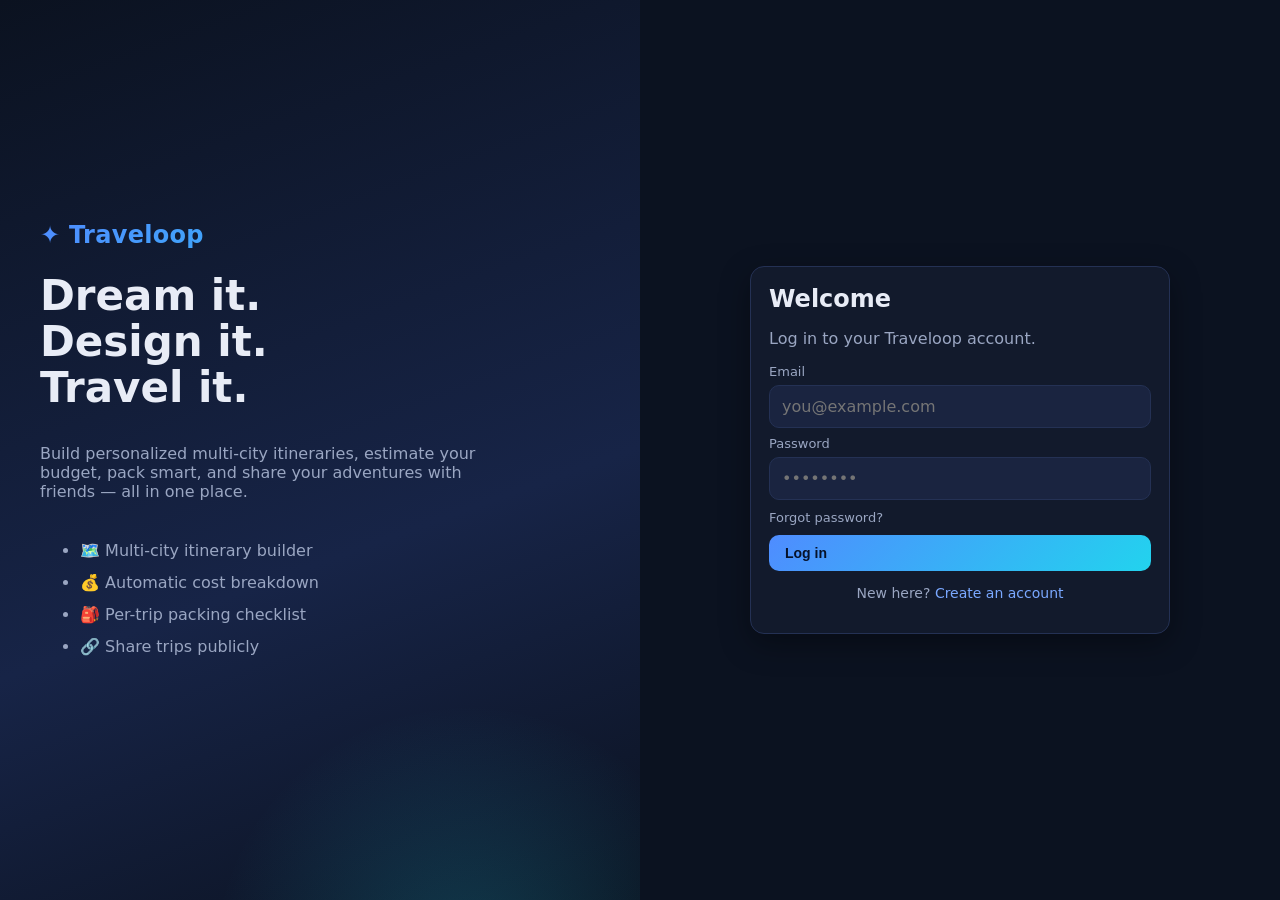
<file: index.html>
<!doctype html>
<html lang="en">
<head>
<meta charset="utf-8"/>
<meta name="viewport" content="width=device-width,initial-scale=1"/>
<title>Traveloop — Personalized Travel Planning</title>
<meta name="description" content="Plan multi-city trips, build itineraries, track budgets and share your journey."/>
<link rel="stylesheet" href="styles.css"/>
</head>
<body>
<div class="auth-wrap">
  <div class="auth-side">
    <div class="brand" style="font-size:24px;margin-bottom:24px">✦ Traveloop</div>
    <h1>Dream it.<br/>Design it.<br/>Travel it.</h1>
    <p>Build personalized multi-city itineraries, estimate your budget, pack smart, and share your adventures with friends — all in one place.</p>
    <ul style="color:var(--muted);line-height:2;margin-top:18px">
      <li>🗺️ Multi-city itinerary builder</li>
      <li>💰 Automatic cost breakdown</li>
      <li>🎒 Per-trip packing checklist</li>
      <li>🔗 Share trips publicly</li>
    </ul>
  </div>
  <div class="auth-form">
    <div class="card">
      <h2 id="title">Welcome</h2>
      <p class="muted" id="subtitle">Log in to your Traveloop account.</p>
      <div id="nameWrap" style="display:none">
        <label>Full name</label>
        <input id="name" class="input" placeholder="Jane Traveler"/>
      </div>
      <label>Email</label>
      <input id="email" class="input" type="email" placeholder="you@example.com"/>
      <label>Password</label>
      <input id="password" class="input" type="password" placeholder="••••••••"/>
      <div style="display:flex;justify-content:space-between;align-items:center;margin:10px 0">
        <a href="#" onclick="alert('Reset link would be emailed (demo).');return false;" class="muted" style="font-size:13px">Forgot password?</a>
      </div>
      <button class="btn primary" style="width:100%" id="submitBtn" onclick="submitAuth()">Log in</button>
      <p class="muted" style="text-align:center;margin-top:14px;font-size:14px">
        <span id="toggleText">New here?</span>
        <a href="#" onclick="toggleMode();return false;" id="toggleLink">Create an account</a>
      </p>
      <div id="err" style="color:var(--danger);font-size:13px;margin-top:8px"></div>
    </div>
  </div>
</div>
<script src="app.js"></script>
<script>
let mode='login';
if(currentUser()) location.href='dashboard.html';
function toggleMode(){
  mode = mode==='login'?'signup':'login';
  document.getElementById('title').textContent = mode==='login'?'Welcome back':'Create your account';
  document.getElementById('subtitle').textContent = mode==='login'?'Log in to your Traveloop account.':'Start planning unforgettable trips.';
  document.getElementById('submitBtn').textContent = mode==='login'?'Log in':'Sign up';
  document.getElementById('toggleText').textContent = mode==='login'?'New here?':'Already have an account?';
  document.getElementById('toggleLink').textContent = mode==='login'?'Create an account':'Log in';
  document.getElementById('nameWrap').style.display = mode==='login'?'none':'block';
  document.getElementById('err').textContent='';
}
function submitAuth(){
  const email=document.getElementById('email').value.trim();
  const pwd=document.getElementById('password').value;
  const name=document.getElementById('name').value.trim();
  const err=document.getElementById('err');
  err.textContent='';
  if(!email||!pwd) return err.textContent='Email and password required.';
  if(!/^\S+@\S+\.\S+$/.test(email)) return err.textContent='Please enter a valid email.';
  if(pwd.length<4) return err.textContent='Password must be at least 4 characters.';
  let res;
  if(mode==='signup'){
    if(!name) return err.textContent='Please enter your name.';
    res = signup(name,email,pwd);
  } else res = login(email,pwd);
  if(!res.ok) return err.textContent=res.error;
  location.href='dashboard.html';
}
</script>
</body></html>
</file>
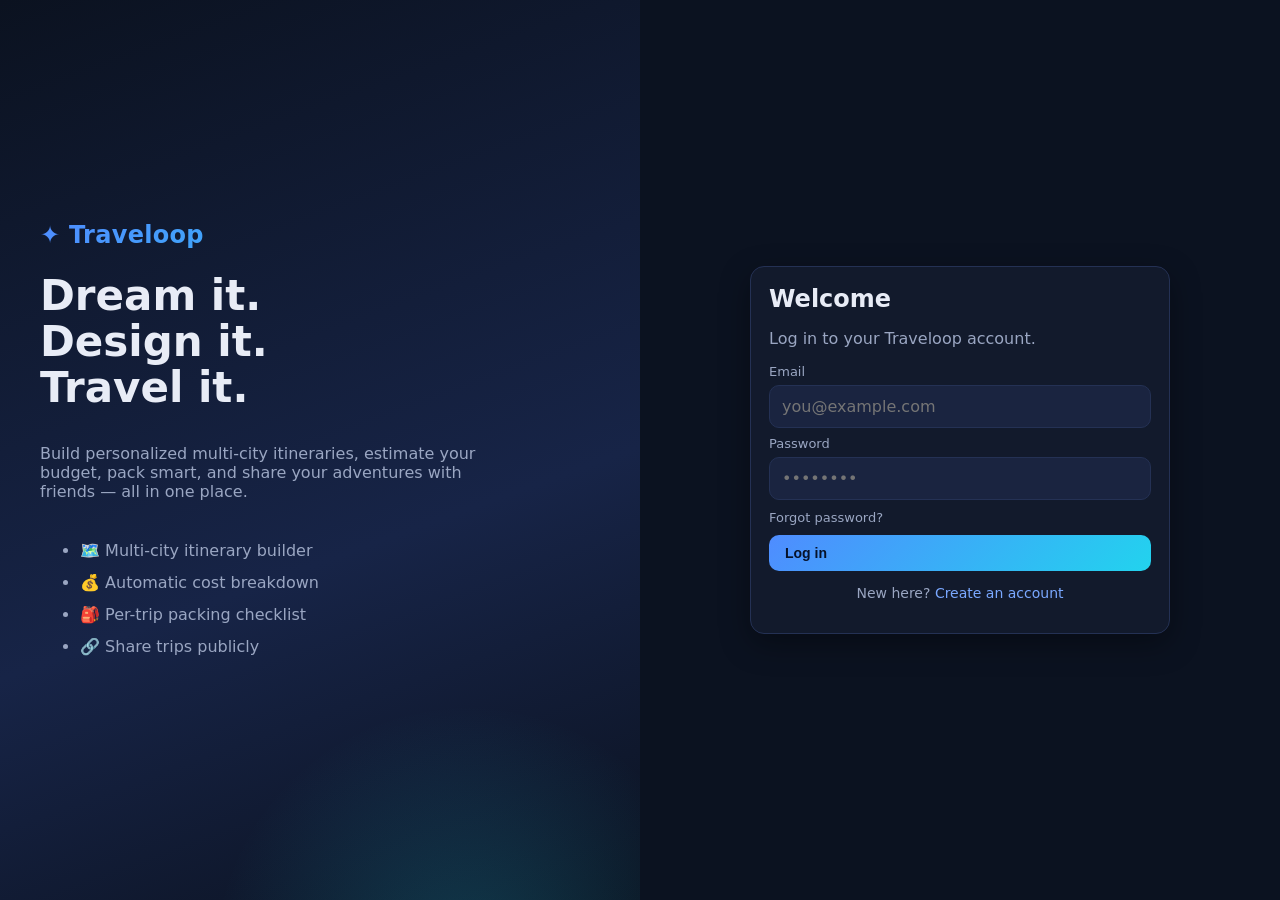
<file: activities.html>
<!doctype html>
<html lang="en"><head><meta charset="utf-8"/><meta name="viewport" content="width=device-width,initial-scale=1"/>
<title>Activities — Traveloop</title><link rel="stylesheet" href="styles.css"/></head>
<body>
<div id="nav"></div>
<div class="container">
  <h1>Discover Activities</h1>
  <input id="q" class="input" placeholder="Search activities..." oninput="render()"/>
  <div class="pills" id="types"></div>
  <div id="grid" style="margin-top:14px"></div>
</div>
<script src="app.js"></script>
<script>
let activeType='';
if(!requireAuth()){} else {
  document.getElementById('nav').innerHTML = renderNav('activities.html');
  const types=[...new Set(db().activities.map(a=>a.type))];
  document.getElementById('types').innerHTML = `<span class="pill active" onclick="setType('',this)">All</span>` + types.map(t=>`<span class="pill" onclick="setType('${t}',this)">${t}</span>`).join('');
  render();
}
function setType(t,el){activeType=t;document.querySelectorAll('.pill').forEach(p=>p.classList.remove('active'));el.classList.add('active');render();}
function render(){
  const q=document.getElementById('q').value.toLowerCase();
  const list=db().activities.filter(a=>(!q||a.name.toLowerCase().includes(q)||a.city.toLowerCase().includes(q))&&(!activeType||a.type===activeType));
  document.getElementById('grid').innerHTML = `<div class="grid cols-3">${list.map(a=>`
    <div class="card">
      <h3 style="margin:0">${a.name}</h3>
      <div class="muted" style="font-size:13px">📍 ${a.city} · ${a.type}</div>
      <div style="display:flex;justify-content:space-between;margin-top:10px"><span class="badge">${a.duration}h</span><b>${fmt$(a.cost)}</b></div>
      <button class="btn sm primary" style="margin-top:10px;width:100%" onclick='addToTrip(${JSON.stringify(a)})'>+ Add to Trip</button>
    </div>`).join('')||'<div class="card empty">No matches</div>'}</div>`;
}
function addToTrip(a){
  const trips=getMyTrips();
  if(!trips.length){ alert('Create a trip first.'); return; }
  // pick trip
  const ti=parseInt(prompt('Add to which trip?\n'+trips.map((t,i)=>`${i+1}. ${t.name}`).join('\n'),'1'))-1;
  const t=trips[ti]; if(!t||!t.stops||!t.stops.length){ alert('That trip has no stops yet.'); return; }
  const si=parseInt(prompt('Which stop?\n'+t.stops.map((s,i)=>`${i+1}. ${s.city}`).join('\n'),'1'))-1;
  if(!t.stops[si]) return;
  t.stops[si].activities=t.stops[si].activities||[];
  t.stops[si].activities.push({name:a.name,type:a.type,cost:a.cost,duration:a.duration});
  saveTrip(t); toast('Added to '+t.name);
}
</script></body></html>
</file>
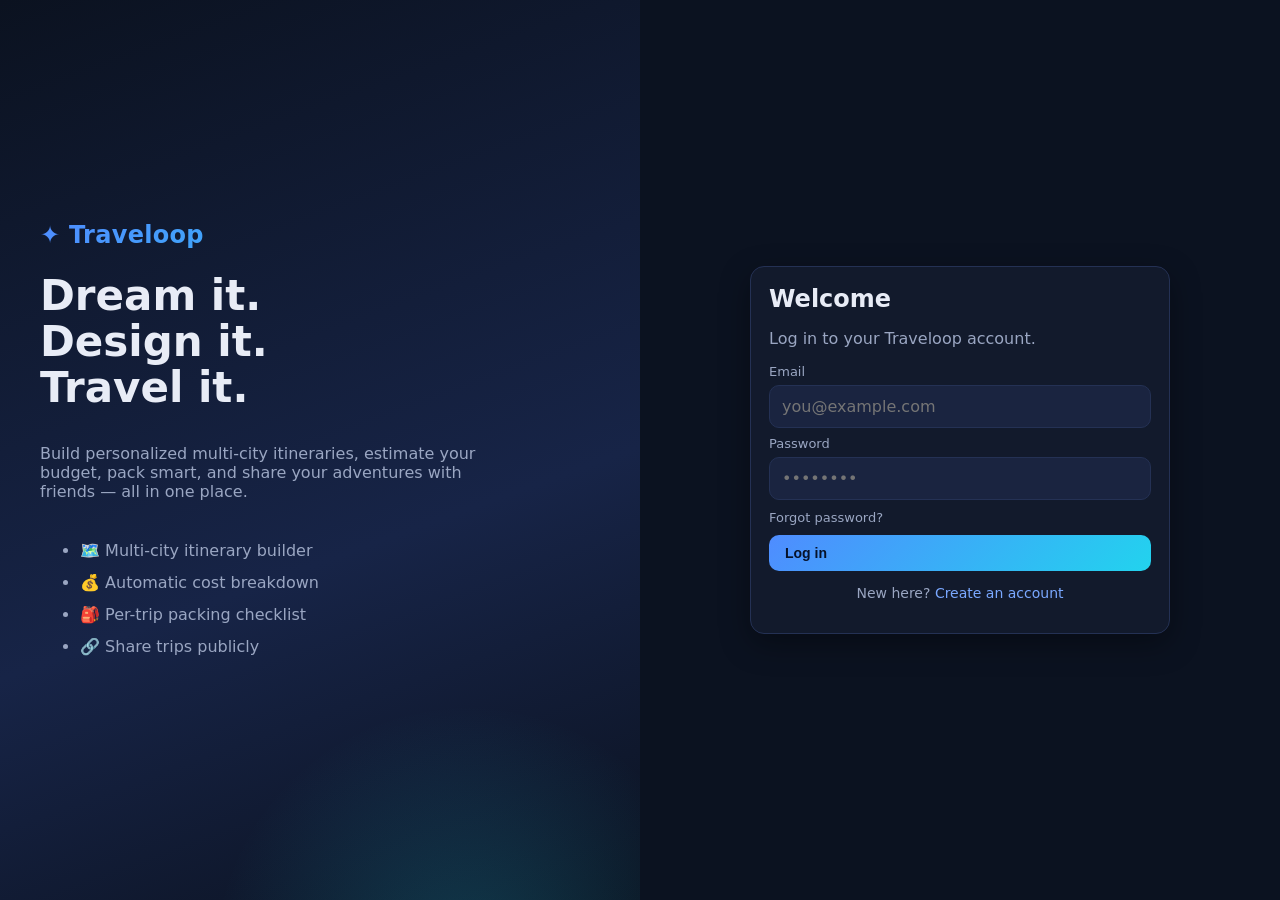
<file: admin.html>
<!doctype html>
<html lang="en"><head><meta charset="utf-8"/><meta name="viewport" content="width=device-width,initial-scale=1"/>
<title>Admin Analytics — Traveloop</title><link rel="stylesheet" href="styles.css"/></head>
<body>
<div id="nav"></div>
<div class="container" id="main"></div>
<script src="app.js"></script>
<script>
if(!requireAuth()){} else {
  document.getElementById('nav').innerHTML = renderNav();
  const d=db();
  const cityCount={}, actCount={};
  d.trips.forEach(t=>(t.stops||[]).forEach(s=>{cityCount[s.city]=(cityCount[s.city]||0)+1;(s.activities||[]).forEach(a=>{actCount[a.name]=(actCount[a.name]||0)+1;});}));
  const top=o=>Object.entries(o).sort((a,b)=>b[1]-a[1]).slice(0,5);
  document.getElementById('main').innerHTML=`
    <h1>Admin Analytics</h1>
    <div class="grid cols-3">
      <div class="card"><div class="muted">Users</div><h2>${d.users.length}</h2></div>
      <div class="card"><div class="muted">Trips</div><h2>${d.trips.length}</h2></div>
      <div class="card"><div class="muted">Total est. bookings</div><h2>${fmt$(d.trips.reduce((s,t)=>s+tripCost(t),0))}</h2></div>
    </div>
    <div class="grid cols-2" style="margin-top:18px">
      <div class="card"><h3>Top Cities</h3>${top(cityCount).map(([c,n])=>`<div style="display:flex;justify-content:space-between;padding:6px 0"><span>${c}</span><b>${n}</b></div>`).join('')||'<p class="muted">No data</p>'}</div>
      <div class="card"><h3>Top Activities</h3>${top(actCount).map(([c,n])=>`<div style="display:flex;justify-content:space-between;padding:6px 0"><span>${c}</span><b>${n}</b></div>`).join('')||'<p class="muted">No data</p>'}</div>
    </div>
    <h3 style="margin-top:18px">Users</h3>
    <div class="card"><table style="width:100%;border-collapse:collapse">
      <thead><tr style="text-align:left;color:var(--muted);font-size:13px"><th>Name</th><th>Email</th><th>Joined</th><th>Trips</th></tr></thead>
      <tbody>${d.users.map(u=>`<tr style="border-top:1px solid var(--border)"><td style="padding:8px 0">${u.name}</td><td>${u.email}</td><td>${fmtDate(u.createdAt)}</td><td>${d.trips.filter(t=>t.userId===u.id).length}</td></tr>`).join('')}</tbody>
    </table></div>`;
}
</script></body></html>
</file>
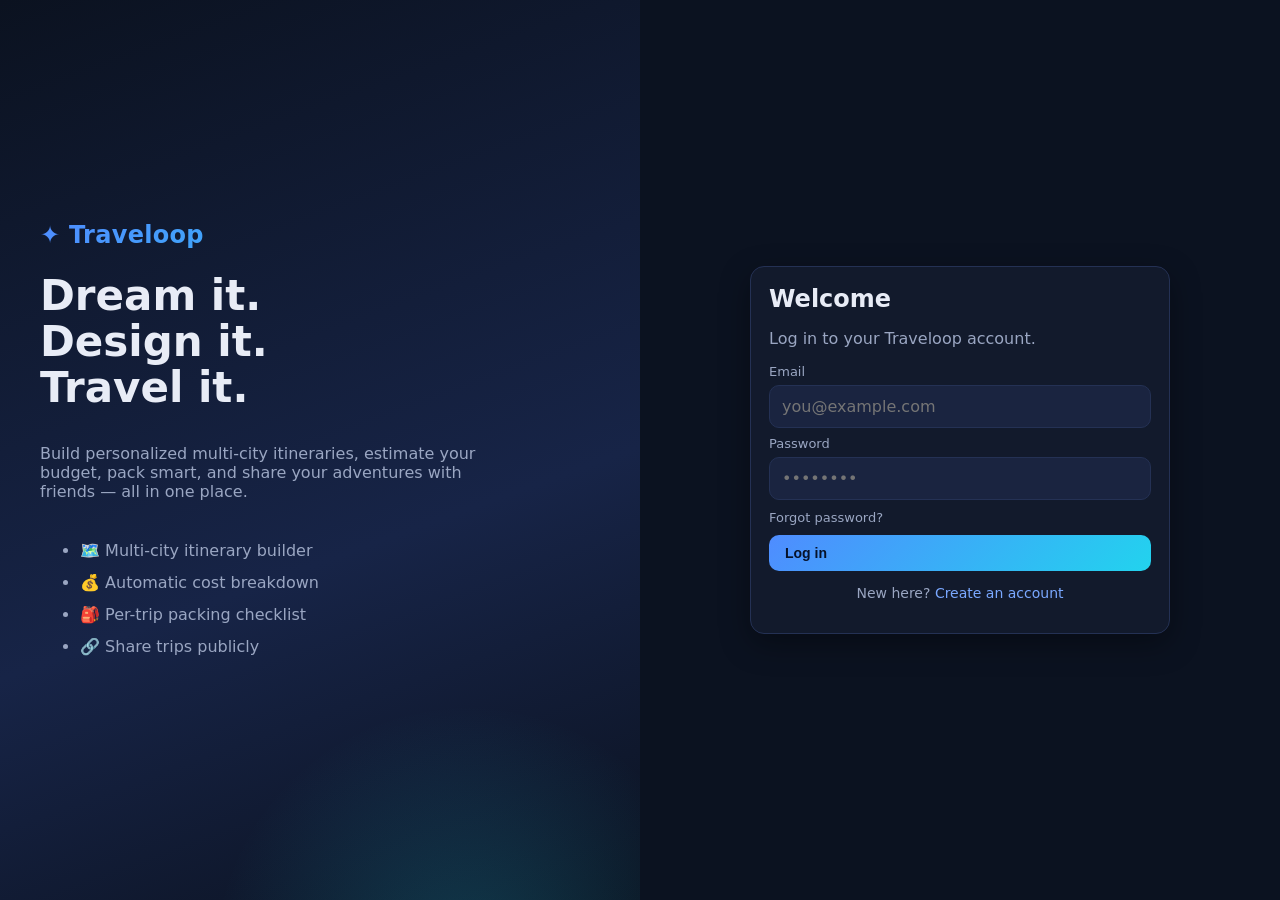
<file: budget.html>
<!doctype html>
<html lang="en"><head><meta charset="utf-8"/><meta name="viewport" content="width=device-width,initial-scale=1"/>
<title>Budget — Traveloop</title><link rel="stylesheet" href="styles.css"/></head>
<body>
<div id="nav"></div>
<div class="container" id="main"></div>
<script src="app.js"></script>
<script>
if(!requireAuth()){} else {
  document.getElementById('nav').innerHTML = renderNav();
  const trip=getTrip(getQuery('id'));
  if(!trip){ document.getElementById('main').innerHTML='<div class="empty">Trip not found</div>'; }
  else render(trip);
}
function render(trip){
  // breakdown
  let stay=0,meals=0,acts=0,daysTotal=0;
  const perDay=[];
  trip.stops.forEach(s=>{
    const days=daysBetween(s.startDate,s.endDate)+1; daysTotal+=days;
    const city=db().cities.find(c=>c.name===s.city);
    const stayN = (city?city.cost:0)*days;
    const mealsN = 50*days;
    const actsN = (s.activities||[]).reduce((x,a)=>x+(a.cost||0),0);
    stay+=stayN; meals+=mealsN; acts+=actsN;
    perDay.push({city:s.city, days, total:stayN+mealsN+actsN, perDay:days?(stayN+mealsN+actsN)/days:0});
  });
  const transport=trip.transportBudget||0;
  const total=stay+meals+acts+transport;
  const items=[
    {label:'🚆 Transport',v:transport,c:'#22d3ee'},
    {label:'🏨 Stay',v:stay,c:'#4f8cff'},
    {label:'🍽️ Meals',v:meals,c:'#f59e0b'},
    {label:'🎟️ Activities',v:acts,c:'#22c55e'},
  ];
  const budgetLimit = trip.budgetLimit||0;
  document.getElementById('main').innerHTML = `
    <div style="display:flex;justify-content:space-between;align-items:center;flex-wrap:wrap"><h1>${trip.name} — Budget</h1>
      <a class="btn" href="itinerary.html?id=${trip.id}">← Itinerary</a></div>

    <div class="grid cols-3">
      <div class="card"><div class="muted">Estimated total</div><h2>${fmt$(total)}</h2></div>
      <div class="card"><div class="muted">Total days</div><h2>${daysTotal}</h2></div>
      <div class="card"><div class="muted">Avg / day</div><h2>${fmt$(daysTotal?total/daysTotal:0)}</h2></div>
    </div>

    <div class="grid cols-2" style="margin-top:18px">
      <div class="card">
        <h3>Breakdown</h3>
        ${items.map(i=>`
          <div style="margin:10px 0">
            <div style="display:flex;justify-content:space-between;font-size:13px"><span>${i.label}</span><b>${fmt$(i.v)}</b></div>
            <div class="bar"><span style="width:${total?(i.v/total*100):0}%;background:${i.c}"></span></div>
          </div>`).join('')}
      </div>
      <div class="card">
        <h3>Set a budget limit</h3>
        <p class="muted" style="font-size:13px">Get an alert if your trip exceeds your target.</p>
        <input id="limit" type="number" class="input" value="${budgetLimit||''}" placeholder="e.g. 3000"/>
        <button class="btn primary" style="margin-top:10px" onclick="setLimit('${trip.id}')">Save</button>
        ${budgetLimit?`<div style="margin-top:14px" class="${total>budgetLimit?'badge warn':'badge success'}" >${total>budgetLimit?'⚠️ Over budget by '+fmt$(total-budgetLimit):'✓ Under budget by '+fmt$(budgetLimit-total)}</div>`:''}
      </div>
    </div>

    <h3 style="margin-top:24px">Per-stop costs</h3>
    <div class="card">
      ${perDay.map(p=>`
        <div style="display:flex;justify-content:space-between;padding:10px 0;border-bottom:1px solid var(--border)">
          <div><b>${p.city}</b><div class="muted" style="font-size:12px">${p.days} day${p.days!==1?'s':''}</div></div>
          <div style="text-align:right"><b>${fmt$(p.total)}</b><div class="muted" style="font-size:12px">${fmt$(p.perDay)}/day</div></div>
        </div>`).join('')||'<p class="muted">No stops yet.</p>'}
    </div>
  `;
}
function setLimit(id){
  const t=getTrip(id); t.budgetLimit=Number(document.getElementById('limit').value)||0; saveTrip(t); toast('Budget saved'); render(t);
}
</script></body></html>
</file>
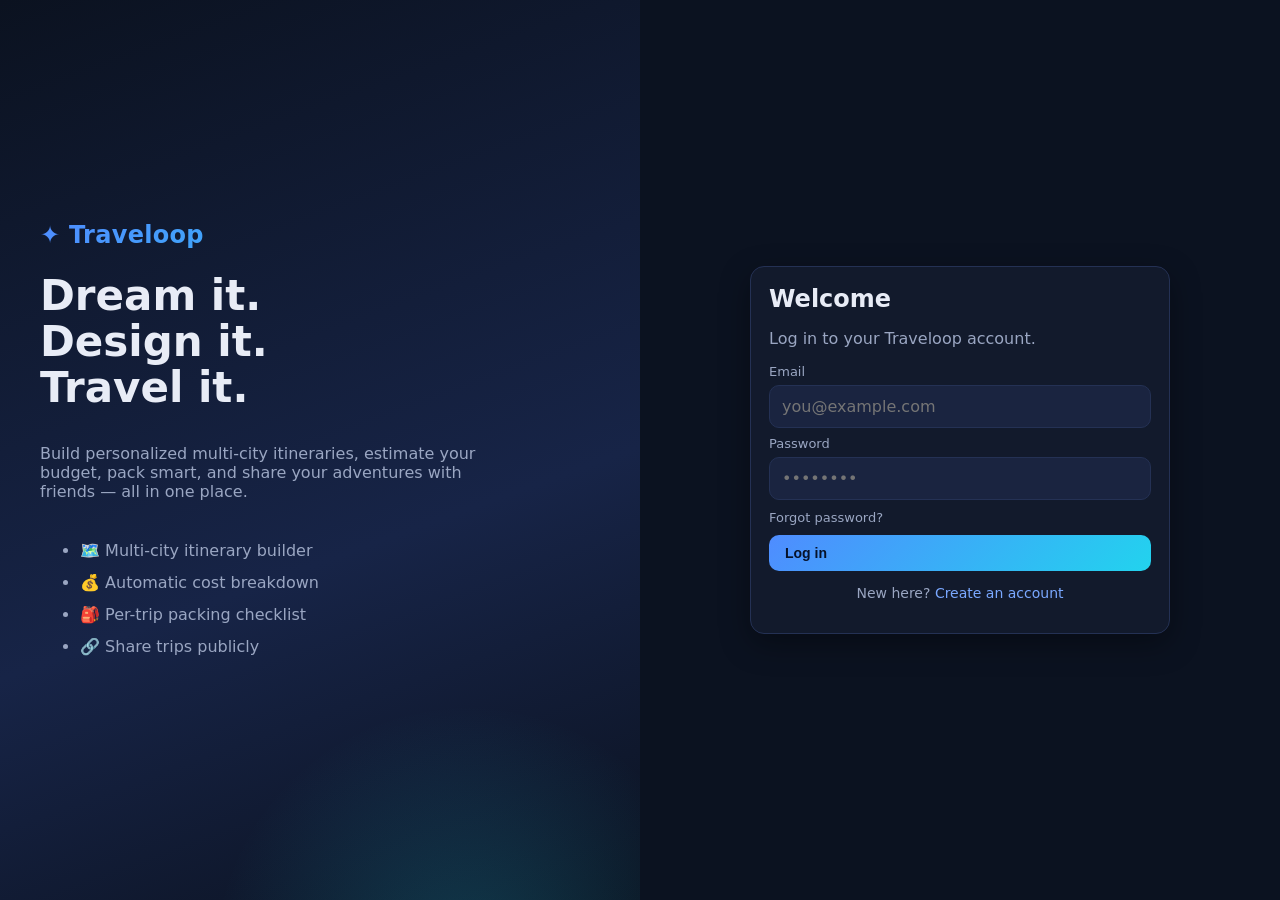
<file: cities.html>
<!doctype html>
<html lang="en"><head><meta charset="utf-8"/><meta name="viewport" content="width=device-width,initial-scale=1"/>
<title>Cities — Traveloop</title><link rel="stylesheet" href="styles.css"/></head>
<body>
<div id="nav"></div>
<div class="container">
  <h1>Discover Cities</h1>
  <div class="row" style="margin-bottom:14px">
    <input id="q" class="input" placeholder="Search cities or countries..." oninput="render()" style="flex:1"/>
    <select id="region" class="select" onchange="render()" style="max-width:200px">
      <option value="">All countries</option>
    </select>
  </div>
  <div id="grid"></div>
</div>
<script src="app.js"></script>
<script>
if(!requireAuth()){} else {
  document.getElementById('nav').innerHTML = renderNav('cities.html');
  const r=document.getElementById('region');
  [...new Set(db().cities.map(c=>c.country))].sort().forEach(c=>{const o=document.createElement('option');o.value=c;o.textContent=c;r.appendChild(o);});
  const f=getQuery('focus'); if(f) document.getElementById('q').value=f;
  render();
}
function render(){
  const q=document.getElementById('q').value.toLowerCase();
  const region=document.getElementById('region').value;
  const list=db().cities.filter(c=>(!q||c.name.toLowerCase().includes(q)||c.country.toLowerCase().includes(q))&&(!region||c.country===region));
  document.getElementById('grid').innerHTML = `<div class="grid cols-3">${list.map(c=>`
    <div class="card hoverable" style="padding:0;overflow:hidden">
      <div style="height:160px;background:url('${c.img}') center/cover"></div>
      <div style="padding:14px">
        <div style="display:flex;justify-content:space-between"><h3 style="margin:0">${c.name}</h3><span class="badge">★ ${c.popularity}</span></div>
        <div class="muted" style="font-size:13px">${c.country} · cost index ${fmt$(c.cost)}/day</div>
        <div style="margin-top:10px"><button class="btn sm primary" onclick='openAdd(${JSON.stringify(c)})'>+ Add to Trip</button></div>
      </div>
    </div>`).join('')||'<div class="card empty">No matches</div>'}</div>`;
}
function openAdd(c){
  const trips=getMyTrips();
  if(!trips.length){ if(confirm('You have no trips. Create one now?')) location.href='create-trip.html'; return; }
  const choice=prompt('Add '+c.name+' to which trip?\n\n'+trips.map((t,i)=>`${i+1}. ${t.name}`).join('\n'),'1');
  const idx=parseInt(choice)-1;
  if(isNaN(idx)||!trips[idx]) return;
  const t=trips[idx]; t.stops=t.stops||[];
  t.stops.push({id:uid('s'),city:c.name,startDate:t.startDate||'',endDate:t.endDate||'',activities:[]});
  saveTrip(t); toast(c.name+' added to '+t.name);
}
</script></body></html>
</file>
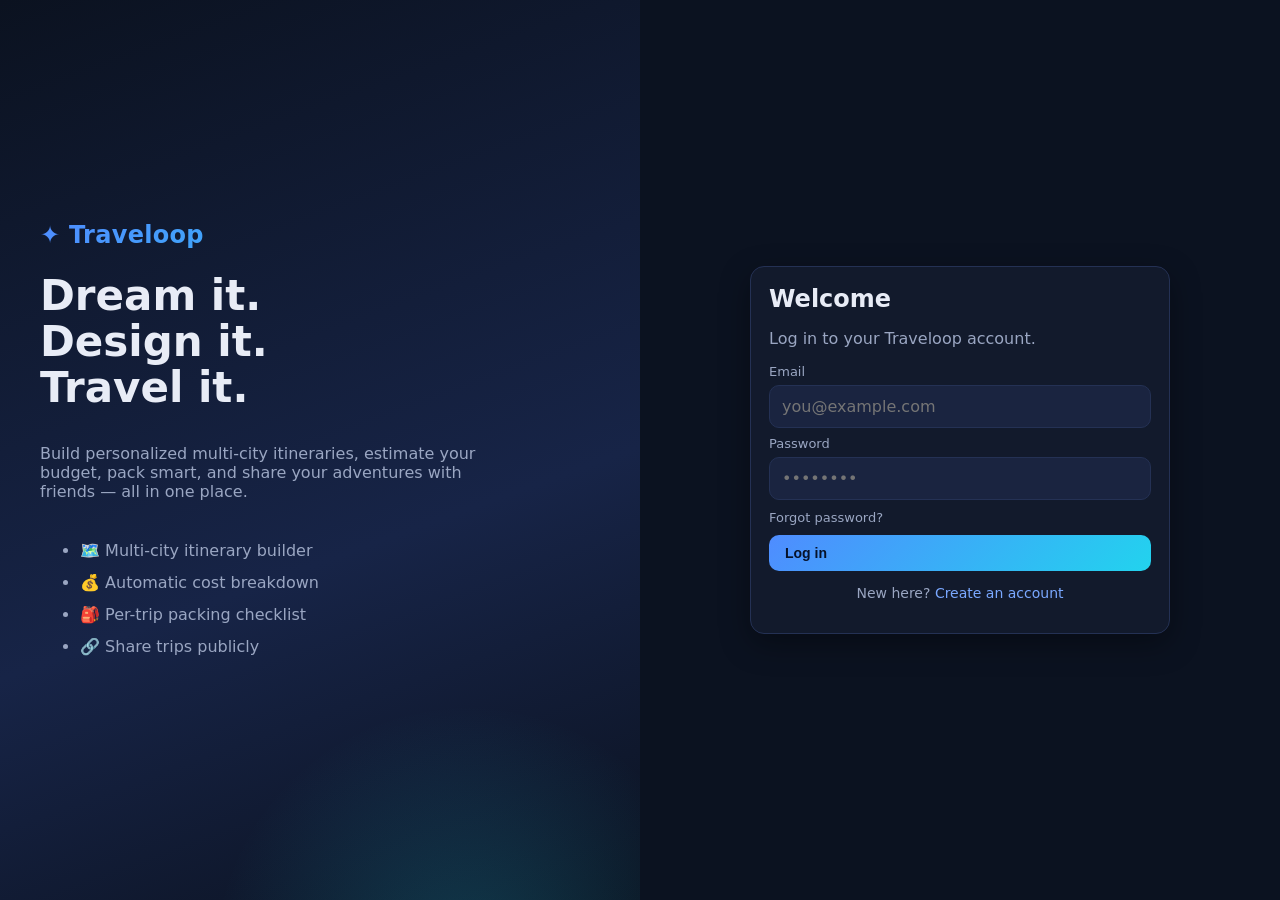
<file: create-trip.html>
<!doctype html>
<html lang="en"><head><meta charset="utf-8"/><meta name="viewport" content="width=device-width,initial-scale=1"/>
<title>Create Trip — Traveloop</title><link rel="stylesheet" href="styles.css"/></head>
<body>
<div id="nav"></div>
<div class="container" style="max-width:680px">
  <h1>Plan a New Trip</h1>
  <p class="muted">Give your adventure a name and dates. You can add cities and activities next.</p>
  <div class="card">
    <label>Trip name</label><input id="name" class="input" placeholder="Europe Summer 2026"/>
    <div class="row">
      <div style="flex:1"><label>Start date</label><input id="start" type="date" class="input"/></div>
      <div style="flex:1"><label>End date</label><input id="end" type="date" class="input"/></div>
    </div>
    <label>Description</label><textarea id="desc" class="input" placeholder="A 2-week adventure across Europe..."></textarea>
    <label>Cover photo URL (optional)</label><input id="cover" class="input" placeholder="https://..."/>
    <label>Transport budget (flights/trains, $)</label><input id="trans" type="number" class="input" placeholder="800"/>
    <div style="display:flex;gap:10px;margin-top:14px">
      <button class="btn primary" onclick="create()">Create Trip</button>
      <a class="btn" href="trips.html">Cancel</a>
    </div>
    <div id="err" style="color:var(--danger);margin-top:8px"></div>
  </div>
</div>
<script src="app.js"></script>
<script>
if(!requireAuth()){} else { document.getElementById('nav').innerHTML = renderNav('create-trip.html'); }
function create(){
  const name=document.getElementById('name').value.trim();
  const start=document.getElementById('start').value;
  const end=document.getElementById('end').value;
  if(!name) return document.getElementById('err').textContent='Trip name required.';
  if(start && end && new Date(end)<new Date(start)) return document.getElementById('err').textContent='End date must be after start date.';
  const t={
    id: uid('t'), userId: currentUser().id, name,
    startDate: start, endDate: end,
    description: document.getElementById('desc').value,
    cover: document.getElementById('cover').value,
    transportBudget: Number(document.getElementById('trans').value)||0,
    stops: [], shared:false, createdAt:Date.now()
  };
  saveTrip(t); toast('Trip created!');
  setTimeout(()=> location.href='itinerary.html?id='+t.id, 400);
}
</script></body></html>
</file>
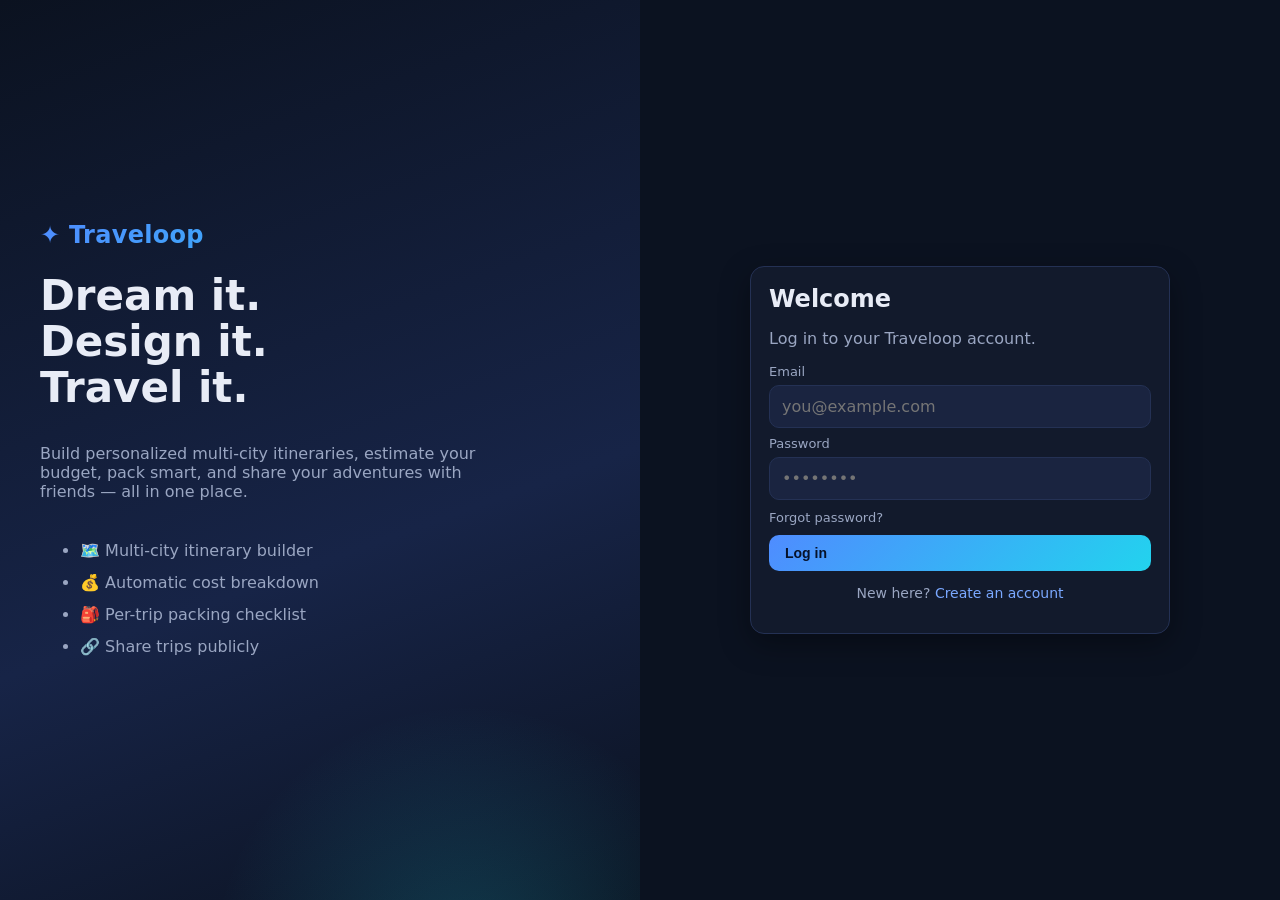
<file: dashboard.html>
<!doctype html>
<html lang="en">
<head>
<meta charset="utf-8"/><meta name="viewport" content="width=device-width,initial-scale=1"/>
<title>Dashboard — Traveloop</title>
<link rel="stylesheet" href="styles.css"/>
</head>
<body>
<div id="nav"></div>
<div class="container" id="main"></div>
<footer>Made with ✦ Traveloop · Demo data is stored locally in your browser</footer>
<script src="app.js"></script>
<script>
if(!requireAuth()) {} else {
  document.getElementById('nav').innerHTML = renderNav('dashboard.html');
  const u = currentUser();
  const trips = getMyTrips();
  const upcoming = trips.filter(t=>!t.startDate || new Date(t.startDate)>=new Date()).sort((a,b)=> new Date(a.startDate||0) - new Date(b.startDate||0));
  const cities = db().cities.slice().sort((a,b)=>b.popularity-a.popularity).slice(0,6);

  document.getElementById('main').innerHTML = `
    <div class="hero">
      <h1>Welcome, ${u.name.split(' ')[0]} 👋</h1>
      <p>You have <b>${trips.length}</b> trip${trips.length!==1?'s':''} planned. Ready to add another adventure?</p>
      <div style="margin-top:14px"><a class="btn primary" href="create-trip.html">+ Plan New Trip</a>
      <a class="btn" href="trips.html">View All Trips</a></div>
    </div>

    <h2>Upcoming Trips</h2>
    <div class="grid cols-3" id="upcoming">
      ${ upcoming.length ? upcoming.slice(0,3).map(tripCardHTML).join('') :
        `<div class="card empty"><h3>No upcoming trips</h3><p>Start by creating your first itinerary.</p><a class="btn primary" href="create-trip.html">+ New Trip</a></div>` }
    </div>

    <h2 style="margin-top:30px">Popular Destinations</h2>
    <div class="grid cols-3">
      ${cities.map(c=>`
        <a class="card hoverable" href="cities.html?focus=${encodeURIComponent(c.name)}" style="padding:0;overflow:hidden;display:block;color:inherit">
          <div style="height:130px;background:url('${c.img}') center/cover"></div>
          <div style="padding:14px">
            <div style="display:flex;justify-content:space-between"><b>${c.name}</b><span class="badge">★ ${c.popularity}</span></div>
            <div class="muted" style="font-size:13px">${c.country} · avg ${fmt$(c.cost)}/day</div>
          </div>
        </a>`).join('')}
    </div>

    <h2 style="margin-top:30px">Budget Highlights</h2>
    <div class="grid cols-2">
      <div class="card"><div class="muted">Total planned spend</div><h2>${fmt$(trips.reduce((s,t)=>s+tripCost(t),0))}</h2></div>
      <div class="card"><div class="muted">Cities you'll visit</div><h2>${trips.reduce((s,t)=>s+(t.stops||[]).length,0)}</h2></div>
    </div>
  `;
}

function tripCardHTML(t){
  const cover = (db().cities.find(c=>c.name===((t.stops||[])[0]||{}).city)||{}).img || '';
  return `<a class="card hoverable trip-card" href="itinerary.html?id=${t.id}" style="display:block;color:inherit">
    <div class="cover" style="${cover?`background:url('${cover}') center/cover`:''}"></div>
    <h3>${t.name} <span class="badge">${(t.stops||[]).length} stops</span></h3>
    <div class="muted" style="font-size:13px">${fmtDate(t.startDate)} – ${fmtDate(t.endDate)}</div>
    <div style="margin-top:8px"><b>${fmt$(tripCost(t))}</b> <span class="muted">est.</span></div>
  </a>`;
}
</script>
</body></html>
</file>
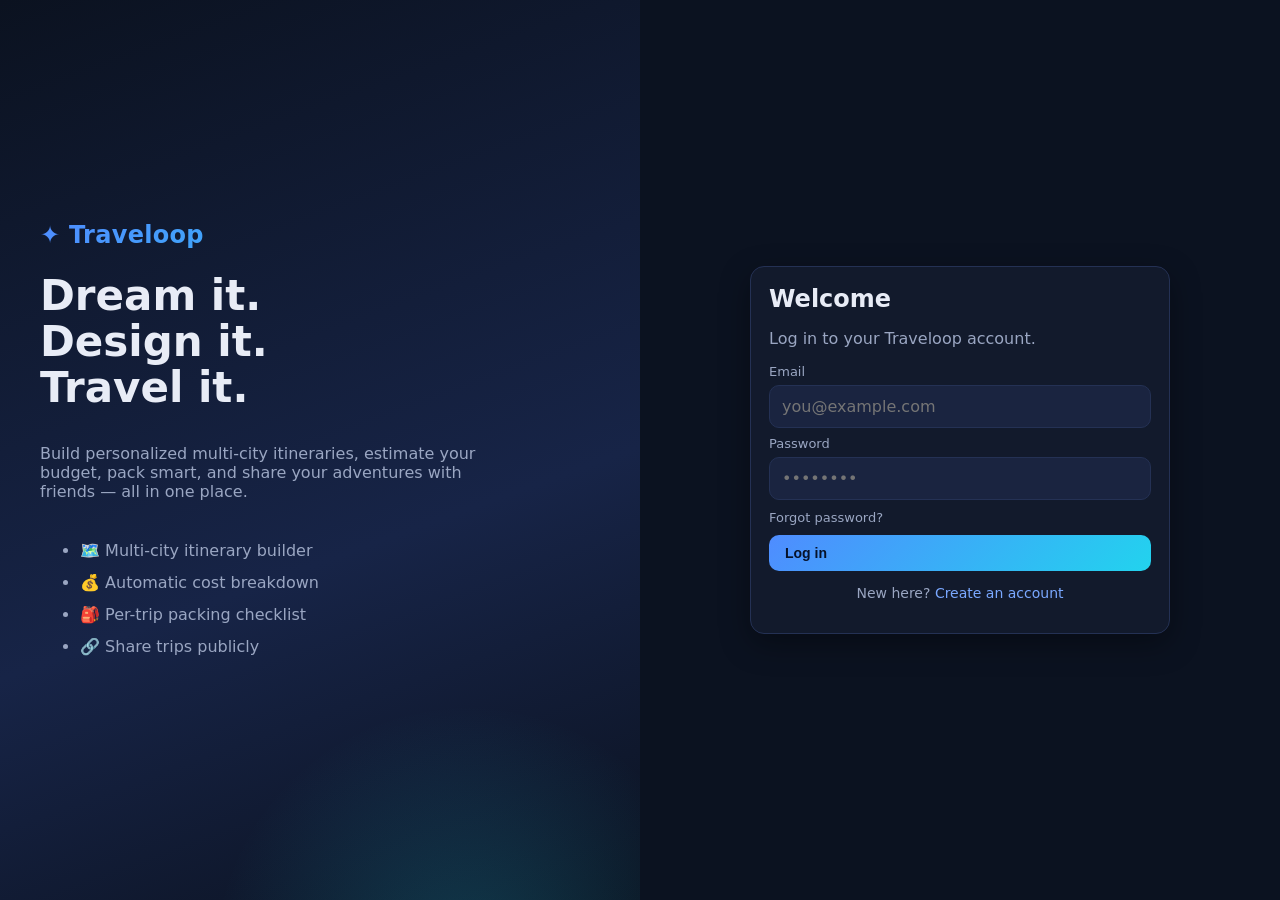
<file: itinerary.html>
<!doctype html>
<html lang="en"><head><meta charset="utf-8"/><meta name="viewport" content="width=device-width,initial-scale=1"/>
<title>Itinerary — Traveloop</title><link rel="stylesheet" href="styles.css"/></head>
<body>
<div id="nav"></div>
<div class="container">
  <div id="head"></div>
  <div class="row" style="margin-top:10px">
    <button class="btn" onclick="setView('list')" id="vList">List View</button>
    <button class="btn" onclick="setView('cal')" id="vCal">Calendar View</button>
    <span style="flex:1"></span>
    <button class="btn primary" onclick="openAddStop()">+ Add Stop</button>
  </div>
  <div id="body" style="margin-top:18px"></div>

  <div class="grid cols-2" style="margin-top:24px">
    <div class="card">
      <h3>Quick links</h3>
      <div class="row">
        <a class="btn" id="lkBudget">💰 Budget</a>
        <a class="btn" id="lkPack">🎒 Packing</a>
        <a class="btn" id="lkNotes">📝 Notes</a>
        <a class="btn" id="lkShare">🔗 Share</a>
      </div>
    </div>
    <div class="card">
      <h3>Trip totals</h3>
      <div id="totals"></div>
    </div>
  </div>
</div>

<!-- Add Stop modal -->
<div class="modal-bg" id="modalStop"><div class="modal">
  <h3>Add a Stop</h3>
  <label>City</label>
  <select id="stopCity" class="select"></select>
  <div class="row">
    <div style="flex:1"><label>Arrive</label><input id="stopStart" type="date" class="input"/></div>
    <div style="flex:1"><label>Depart</label><input id="stopEnd" type="date" class="input"/></div>
  </div>
  <div style="display:flex;gap:10px;margin-top:12px">
    <button class="btn primary" onclick="addStop()">Add Stop</button>
    <button class="btn" onclick="closeModal('modalStop')">Cancel</button>
  </div>
</div></div>

<!-- Add Activity modal -->
<div class="modal-bg" id="modalAct"><div class="modal">
  <h3>Add Activity</h3>
  <input id="actSearch" class="input" placeholder="Search activities..." oninput="renderActChoices()"/>
  <div id="actList" style="max-height:320px;overflow:auto;margin-top:10px"></div>
  <div style="border-top:1px solid var(--border);padding-top:12px;margin-top:12px">
    <p class="muted" style="font-size:13px;margin:0 0 6px">Or add a custom activity:</p>
    <input id="cName" class="input" placeholder="Name"/>
    <div class="row" style="margin-top:8px">
      <input id="cCost" type="number" class="input" placeholder="Cost ($)" style="flex:1"/>
      <input id="cDur" type="number" class="input" placeholder="Duration (h)" style="flex:1"/>
    </div>
    <button class="btn primary" style="margin-top:10px" onclick="addCustomAct()">Add Custom</button>
  </div>
  <div style="margin-top:10px;text-align:right"><button class="btn" onclick="closeModal('modalAct')">Close</button></div>
</div></div>

<script src="app.js"></script>
<script>
let trip, view='list', activeStopIdx=0;
if(!requireAuth()){} else {
  document.getElementById('nav').innerHTML = renderNav();
  trip = getTrip(getQuery('id'));
  if(!trip){ document.body.innerHTML='<div class="container empty"><h2>Trip not found</h2><a class="btn" href="trips.html">Back</a></div>'; }
  else { ['lkBudget','budget'],['lkPack','packing'],['lkNotes','notes'],['lkShare','share'].forEach; 
    document.getElementById('lkBudget').href='budget.html?id='+trip.id;
    document.getElementById('lkPack').href='packing.html?id='+trip.id;
    document.getElementById('lkNotes').href='notes.html?id='+trip.id;
    document.getElementById('lkShare').href='share.html?id='+trip.id;
    render();
  }
}
function setView(v){view=v;render();}
function render(){
  document.getElementById('head').innerHTML = `
    <div style="display:flex;justify-content:space-between;align-items:flex-start;flex-wrap:wrap;gap:10px">
      <div>
        <h1 style="margin-bottom:4px">${trip.name}</h1>
        <div class="muted">${fmtDate(trip.startDate)} – ${fmtDate(trip.endDate)} · ${(trip.stops||[]).length} stops</div>
        ${trip.description?`<p class="muted" style="max-width:700px">${trip.description}</p>`:''}
      </div>
      <div><a class="btn" href="trips.html">← Trips</a></div>
    </div>`;
  document.getElementById('vList').className='btn'+(view==='list'?' primary':'');
  document.getElementById('vCal').className='btn'+(view==='cal'?' primary':'');

  const body=document.getElementById('body');
  if(!trip.stops.length){
    body.innerHTML=`<div class="card empty"><h3>No stops yet</h3><p>Add your first city to start building your itinerary.</p><button class="btn primary" onclick="openAddStop()">+ Add Stop</button></div>`;
  } else if(view==='list') body.innerHTML = renderList();
  else body.innerHTML = renderCal();

  // totals
  const tot = tripCost(trip);
  const days = (trip.stops||[]).reduce((s,st)=>s+daysBetween(st.startDate,st.endDate)+1,0);
  document.getElementById('totals').innerHTML = `
    <div style="display:flex;gap:18px;flex-wrap:wrap">
      <div><div class="muted" style="font-size:12px">Estimated total</div><h2 style="margin:0">${fmt$(tot)}</h2></div>
      <div><div class="muted" style="font-size:12px">Total days</div><h2 style="margin:0">${days}</h2></div>
      <div><div class="muted" style="font-size:12px">Avg / day</div><h2 style="margin:0">${fmt$(days?tot/days:0)}</h2></div>
    </div>`;
}
function renderList(){
  return trip.stops.map((s,i)=>{
    const city=db().cities.find(c=>c.name===s.city);
    return `<div class="card" style="margin-bottom:14px">
      <div style="display:flex;justify-content:space-between;align-items:flex-start;gap:10px">
        <div>
          <h3 style="margin:0">📍 ${s.city} <span class="badge">${(city?city.country:'')}</span></h3>
          <div class="muted" style="font-size:13px">${fmtDate(s.startDate)} – ${fmtDate(s.endDate)} · ${daysBetween(s.startDate,s.endDate)+1} days</div>
        </div>
        <div class="row" style="gap:6px">
          ${i>0?`<button class="btn sm" onclick="moveStop(${i},-1)">↑</button>`:''}
          ${i<trip.stops.length-1?`<button class="btn sm" onclick="moveStop(${i},1)">↓</button>`:''}
          <button class="btn sm primary" onclick="openAddAct(${i})">+ Activity</button>
          <button class="btn sm danger" onclick="if(confirm('Remove stop?')){trip.stops.splice(${i},1);saveTrip(trip);render();}">Remove</button>
        </div>
      </div>
      <div style="margin-top:12px">
        ${(s.activities||[]).length? s.activities.map((a,j)=>`
          <div class="activity">
            <div><b>${a.name}</b><div class="meta">${a.type||'Custom'} · ${a.duration||1}h</div></div>
            <div style="text-align:right"><b>${fmt$(a.cost||0)}</b><div><button class="btn sm danger" onclick="trip.stops[${i}].activities.splice(${j},1);saveTrip(trip);render()">×</button></div></div>
          </div>`).join('') : '<p class="muted" style="margin:0">No activities yet — add some to enrich your stop.</p>'}
      </div>
    </div>`;
  }).join('');
}
function renderCal(){
  // group by date
  const cells=[];
  trip.stops.forEach(s=>{
    const start=new Date(s.startDate), end=new Date(s.endDate);
    if(isNaN(start)||isNaN(end)) return;
    for(let d=new Date(start); d<=end; d.setDate(d.getDate()+1)){
      cells.push({date:new Date(d), city:s.city, acts:s.activities||[]});
    }
  });
  if(!cells.length) return '<div class="card empty">Set dates on your stops to see the calendar.</div>';
  return `<div class="grid cols-3">${cells.map(c=>`
    <div class="card">
      <div class="muted" style="font-size:12px">${c.date.toLocaleDateString(undefined,{weekday:'short',month:'short',day:'numeric'})}</div>
      <h3 style="margin:6px 0">${c.city}</h3>
      ${c.acts.slice(0,3).map(a=>`<div class="activity"><div>${a.name}</div><div>${fmt$(a.cost||0)}</div></div>`).join('')||'<p class="muted">Free day</p>'}
    </div>`).join('')}</div>`;
}
function openAddStop(){
  const sel=document.getElementById('stopCity');
  sel.innerHTML = db().cities.map(c=>`<option value="${c.name}">${c.name}, ${c.country}</option>`).join('');
  if(trip.startDate) document.getElementById('stopStart').value=trip.startDate;
  if(trip.endDate) document.getElementById('stopEnd').value=trip.endDate;
  document.getElementById('modalStop').classList.add('show');
}
function closeModal(id){document.getElementById(id).classList.remove('show');}
function addStop(){
  const city=document.getElementById('stopCity').value;
  const sd=document.getElementById('stopStart').value;
  const ed=document.getElementById('stopEnd').value;
  trip.stops.push({id:uid('s'),city,startDate:sd,endDate:ed,activities:[]});
  saveTrip(trip); closeModal('modalStop'); toast('Stop added'); render();
}
function moveStop(i,dir){
  const j=i+dir; if(j<0||j>=trip.stops.length) return;
  [trip.stops[i],trip.stops[j]]=[trip.stops[j],trip.stops[i]]; saveTrip(trip); render();
}
function openAddAct(i){activeStopIdx=i;document.getElementById('actSearch').value='';renderActChoices();document.getElementById('modalAct').classList.add('show');}
function renderActChoices(){
  const q=(document.getElementById('actSearch').value||'').toLowerCase();
  const stop=trip.stops[activeStopIdx];
  const suggested = db().activities.filter(a=> (!q||a.name.toLowerCase().includes(q)||a.type.toLowerCase().includes(q)) );
  // bubble matching city to top
  suggested.sort((a,b)=>(b.city===stop.city?1:0)-(a.city===stop.city?1:0));
  document.getElementById('actList').innerHTML = suggested.slice(0,30).map(a=>`
    <div class="activity"><div><b>${a.name}</b><div class="meta">${a.city} · ${a.type} · ${a.duration}h</div></div>
    <div style="text-align:right"><b>${fmt$(a.cost)}</b><div><button class="btn sm primary" onclick='addAct(${JSON.stringify(a)})'>Add</button></div></div></div>
  `).join('') || '<p class="muted">No matches</p>';
}
function addAct(a){
  trip.stops[activeStopIdx].activities=trip.stops[activeStopIdx].activities||[];
  trip.stops[activeStopIdx].activities.push({name:a.name,type:a.type,cost:a.cost,duration:a.duration});
  saveTrip(trip); toast('Activity added'); closeModal('modalAct'); render();
}
function addCustomAct(){
  const n=document.getElementById('cName').value.trim();
  if(!n) return;
  trip.stops[activeStopIdx].activities=trip.stops[activeStopIdx].activities||[];
  trip.stops[activeStopIdx].activities.push({name:n,type:'Custom',cost:Number(document.getElementById('cCost').value)||0,duration:Number(document.getElementById('cDur').value)||1});
  document.getElementById('cName').value='';document.getElementById('cCost').value='';document.getElementById('cDur').value='';
  saveTrip(trip); toast('Custom activity added'); closeModal('modalAct'); render();
}
</script>
</body></html>
</file>
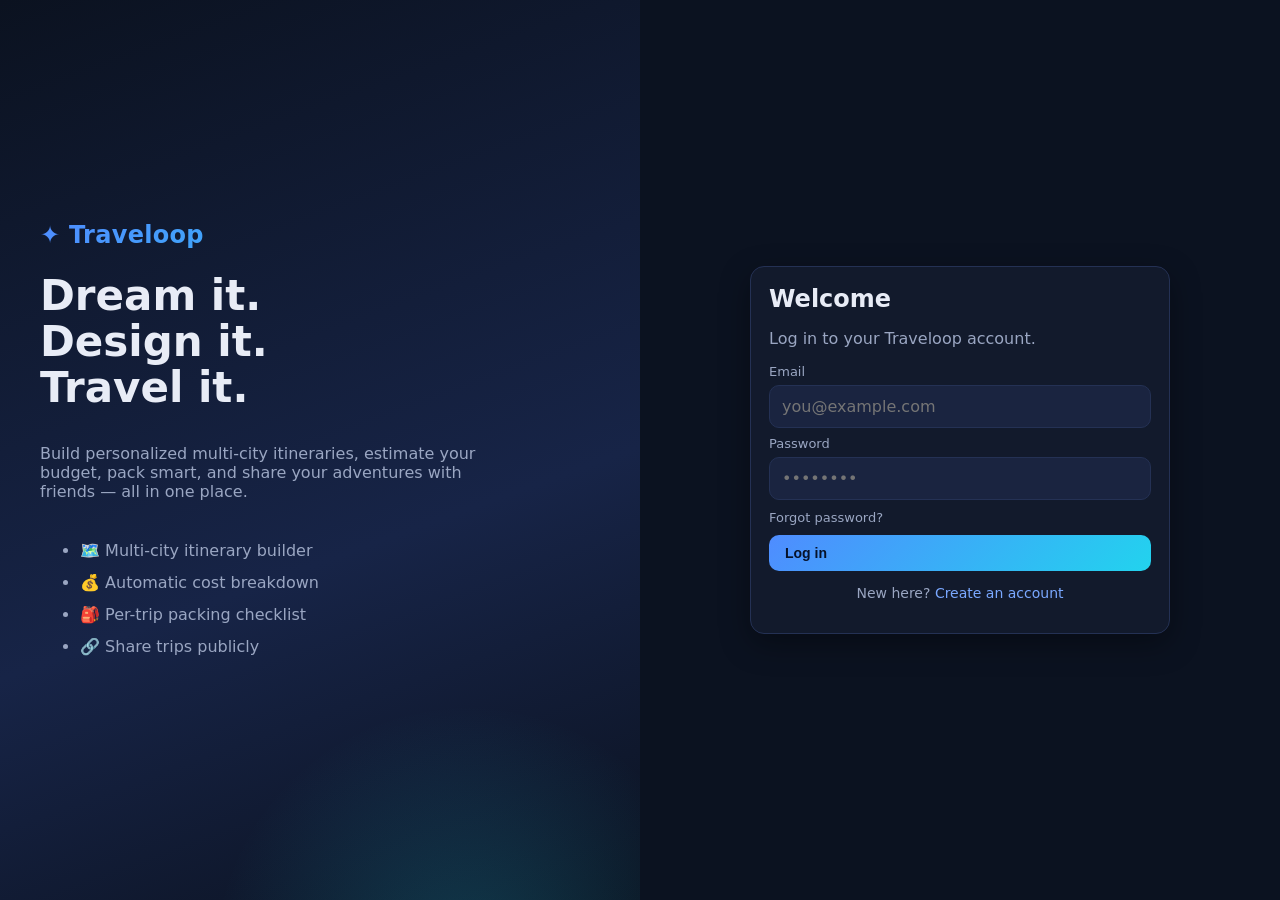
<file: notes.html>
<!doctype html>
<html lang="en"><head><meta charset="utf-8"/><meta name="viewport" content="width=device-width,initial-scale=1"/>
<title>Notes — Traveloop</title><link rel="stylesheet" href="styles.css"/></head>
<body>
<div id="nav"></div>
<div class="container" style="max-width:780px" id="main"></div>
<script src="app.js"></script>
<script>
let trip;
if(!requireAuth()){} else {
  document.getElementById('nav').innerHTML = renderNav();
  trip=getTrip(getQuery('id'));
  if(!trip){document.getElementById('main').innerHTML='<div class="empty">Trip not found</div>';} else render();
}
function render(){
  const notes=getNotes(trip.id);
  document.getElementById('main').innerHTML=`
    <div style="display:flex;justify-content:space-between;align-items:center"><h1>${trip.name} — Notes</h1>
      <a class="btn" href="itinerary.html?id=${trip.id}">← Itinerary</a></div>
    <div class="card">
      <textarea id="note" class="input" placeholder="Hotel check-in code, local contact, packing reminder..."></textarea>
      <button class="btn primary" style="margin-top:8px" onclick="add()">Add Note</button>
    </div>
    <div style="margin-top:14px">
      ${notes.length? notes.map(n=>`
        <div class="card" style="margin-bottom:10px">
          <div class="muted" style="font-size:12px">${new Date(n.createdAt).toLocaleString()}</div>
          <p style="white-space:pre-wrap;margin:6px 0">${n.text.replace(/</g,'&lt;')}</p>
          <button class="btn sm danger" onclick="deleteNote('${n.id}');render()">Delete</button>
        </div>`).join('') : '<div class="empty">No notes yet.</div>'}
    </div>`;
}
function add(){const t=document.getElementById('note').value.trim();if(!t)return;addNote(trip.id,t);render();}
</script></body></html>
</file>
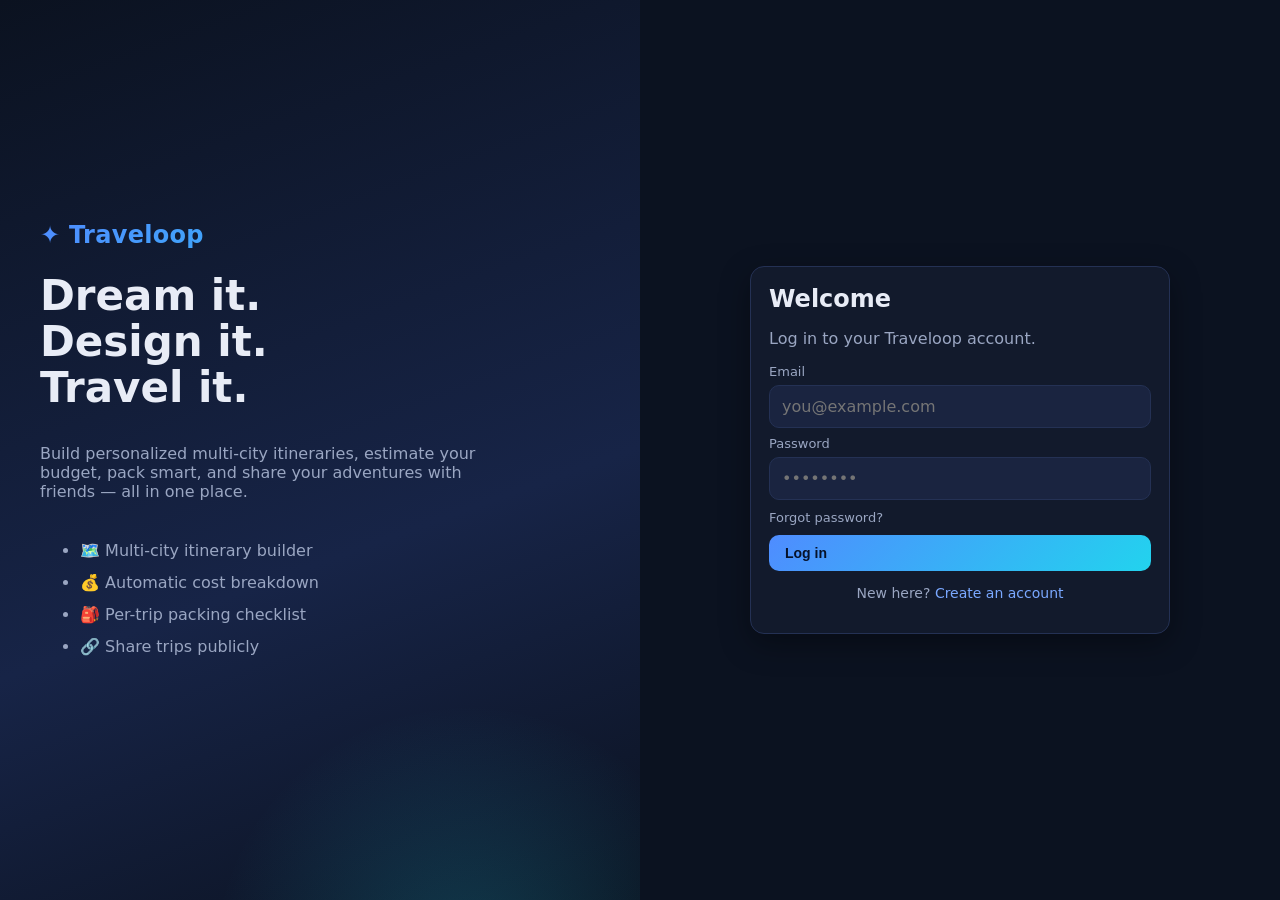
<file: packing.html>
<!doctype html>
<html lang="en"><head><meta charset="utf-8"/><meta name="viewport" content="width=device-width,initial-scale=1"/>
<title>Packing — Traveloop</title><link rel="stylesheet" href="styles.css"/></head>
<body>
<div id="nav"></div>
<div class="container" style="max-width:780px" id="main"></div>
<script src="app.js"></script>
<script>
const CATS=['Clothing','Documents','Electronics','Toiletries','Other'];
const STARTERS={Clothing:['T-shirts','Underwear','Socks','Jacket'],Documents:['Passport','Tickets','ID copy'],Electronics:['Phone charger','Adapter','Headphones'],Toiletries:['Toothbrush','Sunscreen','Shampoo']};
let trip;
if(!requireAuth()){} else {
  document.getElementById('nav').innerHTML = renderNav();
  trip=getTrip(getQuery('id'));
  if(!trip){document.getElementById('main').innerHTML='<div class="empty">Trip not found</div>';} else render();
}
function render(){
  const items=getPacking(trip.id);
  const grouped={};
  CATS.forEach(c=>grouped[c]=items.filter(i=>i.category===c));
  const done=items.filter(i=>i.packed).length;
  document.getElementById('main').innerHTML=`
    <div style="display:flex;justify-content:space-between;align-items:center"><h1>${trip.name} — Packing</h1>
      <a class="btn" href="itinerary.html?id=${trip.id}">← Itinerary</a></div>
    <div class="card" style="margin-bottom:14px">
      <div style="display:flex;justify-content:space-between"><b>Progress</b><span>${done}/${items.length} packed</span></div>
      <div class="bar" style="margin-top:8px"><span style="width:${items.length?(done/items.length*100):0}%"></span></div>
      <div class="row" style="margin-top:12px">
        <input id="newItem" class="input" placeholder="Add item..." style="flex:2"/>
        <select id="newCat" class="select" style="flex:1">${CATS.map(c=>`<option>${c}</option>`).join('')}</select>
        <button class="btn primary" onclick="add()">Add</button>
        ${items.length?`<button class="btn" onclick="if(confirm('Reset all checks?')){resetPacking('${trip.id}');render();}">Reset</button>`:`<button class="btn" onclick="seed()">Add starter list</button>`}
      </div>
    </div>
    ${CATS.map(c=>grouped[c].length?`
      <div class="card" style="margin-bottom:12px">
        <h3>${c}</h3>
        <ul class="checklist" style="list-style:none;padding:0;margin:0">
          ${grouped[c].map(i=>`<li>
            <input type="checkbox" ${i.packed?'checked':''} onchange="togglePack('${i.id}');render()"/>
            <span class="${i.packed?'done':''}" style="flex:1">${i.name}</span>
            <button class="btn sm danger" onclick="delPack('${i.id}');render()">×</button>
          </li>`).join('')}
        </ul>
      </div>`:'').join('')}
    ${!items.length?'<div class="empty">No items yet. Add some, or click "Add starter list".</div>':''}
  `;
}
function add(){const n=document.getElementById('newItem').value.trim();if(!n)return;addPack(trip.id,n,document.getElementById('newCat').value);document.getElementById('newItem').value='';render();}
function seed(){Object.entries(STARTERS).forEach(([c,arr])=>arr.forEach(n=>addPack(trip.id,n,c)));render();}
</script></body></html>
</file>
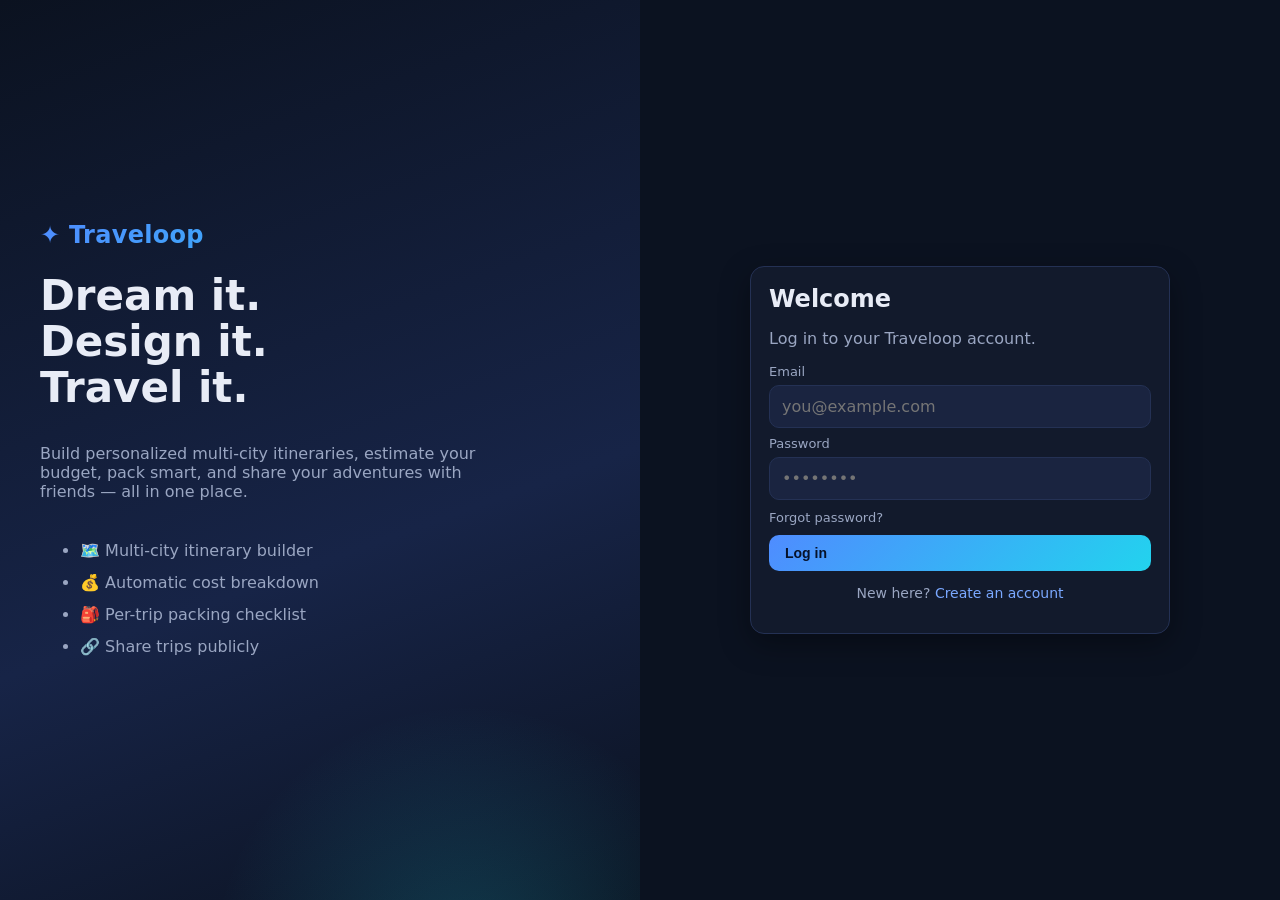
<file: profile.html>
<!doctype html>
<html lang="en"><head><meta charset="utf-8"/><meta name="viewport" content="width=device-width,initial-scale=1"/>
<title>Profile — Traveloop</title><link rel="stylesheet" href="styles.css"/></head>
<body>
<div id="nav"></div>
<div class="container" style="max-width:680px" id="main"></div>
<script src="app.js"></script>
<script>
if(!requireAuth()){} else {
  document.getElementById('nav').innerHTML = renderNav();
  const u=currentUser();
  document.getElementById('main').innerHTML=`
    <h1>Profile & Settings</h1>
    <div class="card">
      <div style="display:flex;align-items:center;gap:14px"><div class="avatar" style="width:60px;height:60px;font-size:22px">${u.name.split(' ').map(s=>s[0]).slice(0,2).join('').toUpperCase()}</div>
      <div><b>${u.name}</b><div class="muted">${u.email}</div></div></div>
      <label>Full name</label><input id="name" class="input" value="${u.name}"/>
      <label>Email</label><input id="email" class="input" value="${u.email}"/>
      <label>Language</label><select id="lang" class="select"><option>English</option><option>Spanish</option><option>French</option><option>German</option><option>Japanese</option></select>
      <div style="margin-top:14px;display:flex;gap:10px">
        <button class="btn primary" onclick="saveU()">Save changes</button>
        <button class="btn danger" onclick="if(confirm('Delete account? All data will be lost.')){deleteAccount()}">Delete account</button>
      </div>
    </div>
    <div class="card" style="margin-top:14px">
      <h3>Saved destinations</h3>
      <p class="muted">Cities from your trips:</p>
      <div class="pills">${[...new Set(getMyTrips().flatMap(t=>(t.stops||[]).map(s=>s.city)))].map(c=>`<span class="pill">${c}</span>`).join('')||'<span class="muted">None yet</span>'}</div>
    </div>`;
}
function saveU(){const d=db();const u=d.users.find(x=>x.id===currentUser().id);u.name=document.getElementById('name').value;u.email=document.getElementById('email').value;save(d);toast('Profile saved');}
function deleteAccount(){const d=db();const id=currentUser().id;d.users=d.users.filter(u=>u.id!==id);d.trips=d.trips.filter(t=>t.userId!==id);save(d);logout();}
</script></body></html>
</file>
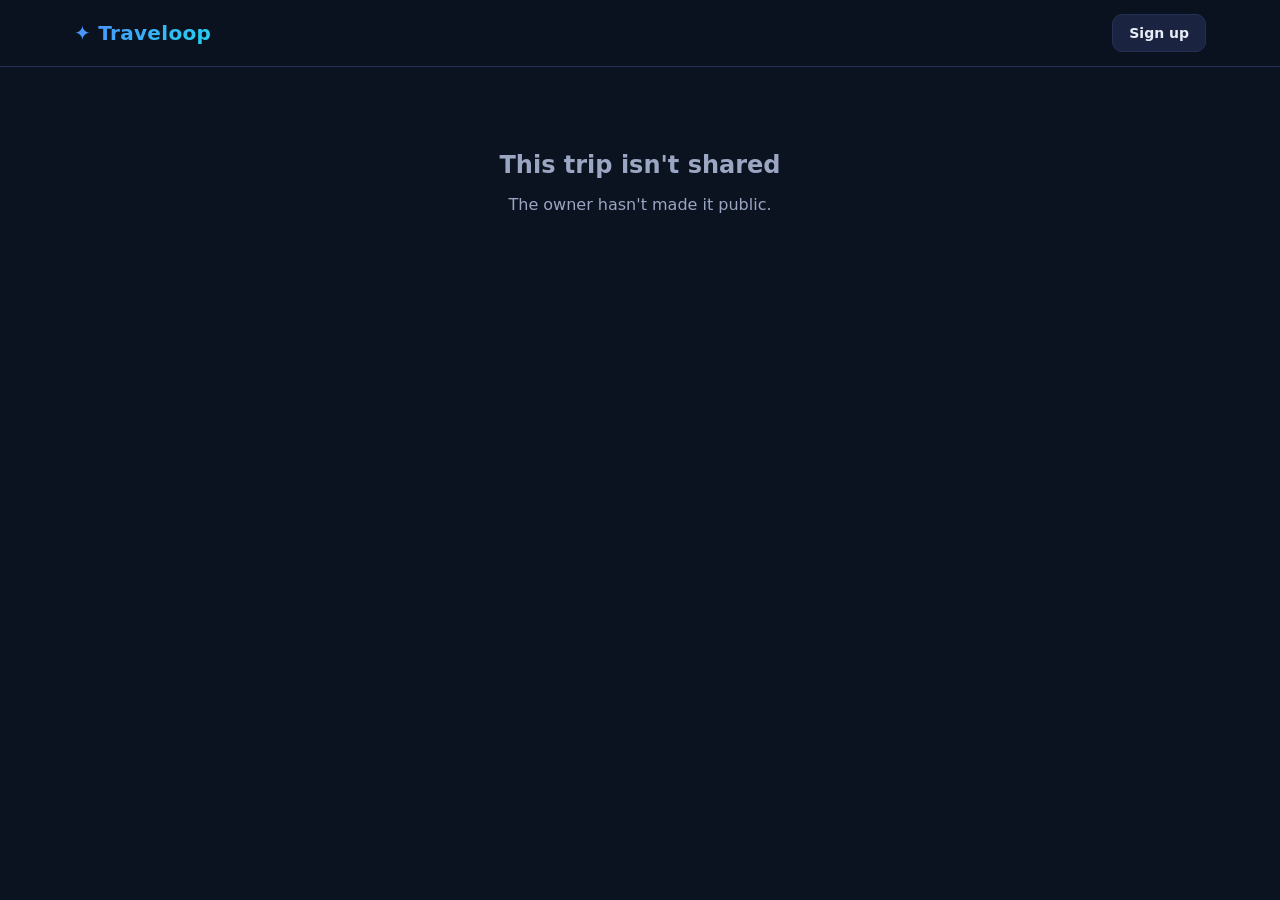
<file: public.html>
<!doctype html>
<html lang="en"><head><meta charset="utf-8"/><meta name="viewport" content="width=device-width,initial-scale=1"/>
<title>Public Itinerary — Traveloop</title><link rel="stylesheet" href="styles.css"/></head>
<body>
<nav class="nav"><div class="nav-inner"><a href="index.html" class="brand">✦ Traveloop</a><a class="btn" href="index.html">Sign up</a></div></nav>
<div class="container" id="main"></div>
<script src="app.js"></script>
<script>
const trip=getTrip(getQuery('id'));
const main=document.getElementById('main');
if(!trip||!trip.shared){ main.innerHTML='<div class="empty"><h2>This trip isn\'t shared</h2><p>The owner hasn\'t made it public.</p></div>'; }
else {
  const total=tripCost(trip);
  main.innerHTML=`
    <div class="hero"><h1>${trip.name}</h1>
      <p>${fmtDate(trip.startDate)} – ${fmtDate(trip.endDate)} · ${(trip.stops||[]).length} stops · ${fmt$(total)} estimated</p>
      ${trip.description?`<p class="muted">${trip.description}</p>`:''}
      <button class="btn primary" onclick="copyTrip()">📋 Copy this trip</button>
    </div>
    ${trip.stops.map(s=>{
      const days=daysBetween(s.startDate,s.endDate)+1;
      return `<div class="card" style="margin-bottom:14px">
        <h3>📍 ${s.city}</h3>
        <div class="muted" style="font-size:13px">${fmtDate(s.startDate)} – ${fmtDate(s.endDate)} · ${days} day${days!==1?'s':''}</div>
        ${(s.activities||[]).map(a=>`<div class="activity"><div><b>${a.name}</b><div class="meta">${a.type}·${a.duration}h</div></div><div><b>${fmt$(a.cost||0)}</b></div></div>`).join('')||'<p class="muted">No activities listed</p>'}
      </div>`;
    }).join('')}`;
}
function copyTrip(){
  if(!currentUser()){ alert('Log in to copy this trip.'); location.href='index.html'; return; }
  const t=JSON.parse(JSON.stringify(trip));
  t.id=uid('t'); t.userId=currentUser().id; t.name=t.name+' (copy)'; t.shared=false; t.createdAt=Date.now();
  saveTrip(t); toast('Trip copied to your account'); setTimeout(()=>location.href='itinerary.html?id='+t.id,500);
}
</script></body></html>
</file>
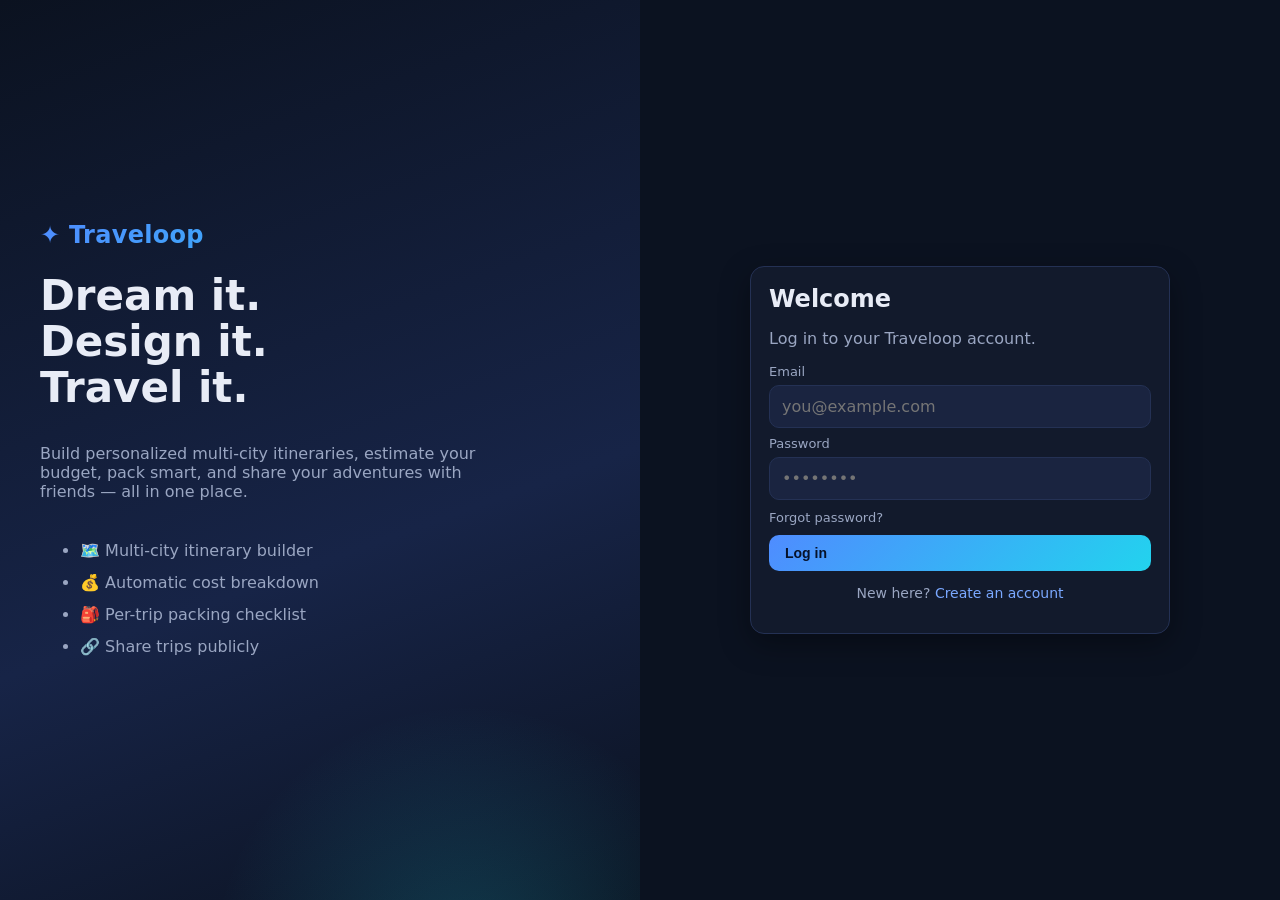
<file: share.html>
<!doctype html>
<html lang="en"><head><meta charset="utf-8"/><meta name="viewport" content="width=device-width,initial-scale=1"/>
<title>Share Trip — Traveloop</title><link rel="stylesheet" href="styles.css"/></head>
<body>
<div id="nav"></div>
<div class="container" id="main"></div>
<script src="app.js"></script>
<script>
if(!requireAuth()){} else {
  document.getElementById('nav').innerHTML = renderNav();
  const trip=getTrip(getQuery('id'));
  if(!trip){document.getElementById('main').innerHTML='<div class="empty">Trip not found</div>';} else render(trip);
}
function render(trip){
  const url = location.origin + location.pathname.replace('share.html','public.html') + '?id='+trip.id;
  document.getElementById('main').innerHTML=`
    <div style="display:flex;justify-content:space-between;align-items:center"><h1>Share — ${trip.name}</h1>
      <a class="btn" href="itinerary.html?id=${trip.id}">← Itinerary</a></div>
    <div class="card">
      <label><input type="checkbox" ${trip.shared?'checked':''} onchange="toggleShared('${trip.id}',this.checked)"/> Make this trip publicly viewable</label>
      ${trip.shared?`
        <label>Public link</label>
        <div class="row"><input id="url" class="input" value="${url}" readonly style="flex:1"/>
          <button class="btn primary" onclick="navigator.clipboard.writeText(document.getElementById('url').value);toast('Link copied!')">Copy</button></div>
        <div class="row" style="margin-top:10px">
          <a class="btn" target="_blank" href="https://twitter.com/intent/tweet?text=Check%20out%20my%20trip!&url=${encodeURIComponent(url)}">Share on X</a>
          <a class="btn" target="_blank" href="https://www.facebook.com/sharer/sharer.php?u=${encodeURIComponent(url)}">Share on Facebook</a>
          <a class="btn" target="_blank" href="${url}">Open public view</a>
        </div>`:'<p class="muted">Toggle on to generate a public link.</p>'}
    </div>`;
}
function toggleShared(id,v){const t=getTrip(id);t.shared=v;saveTrip(t);location.reload();}
</script></body></html>
</file>
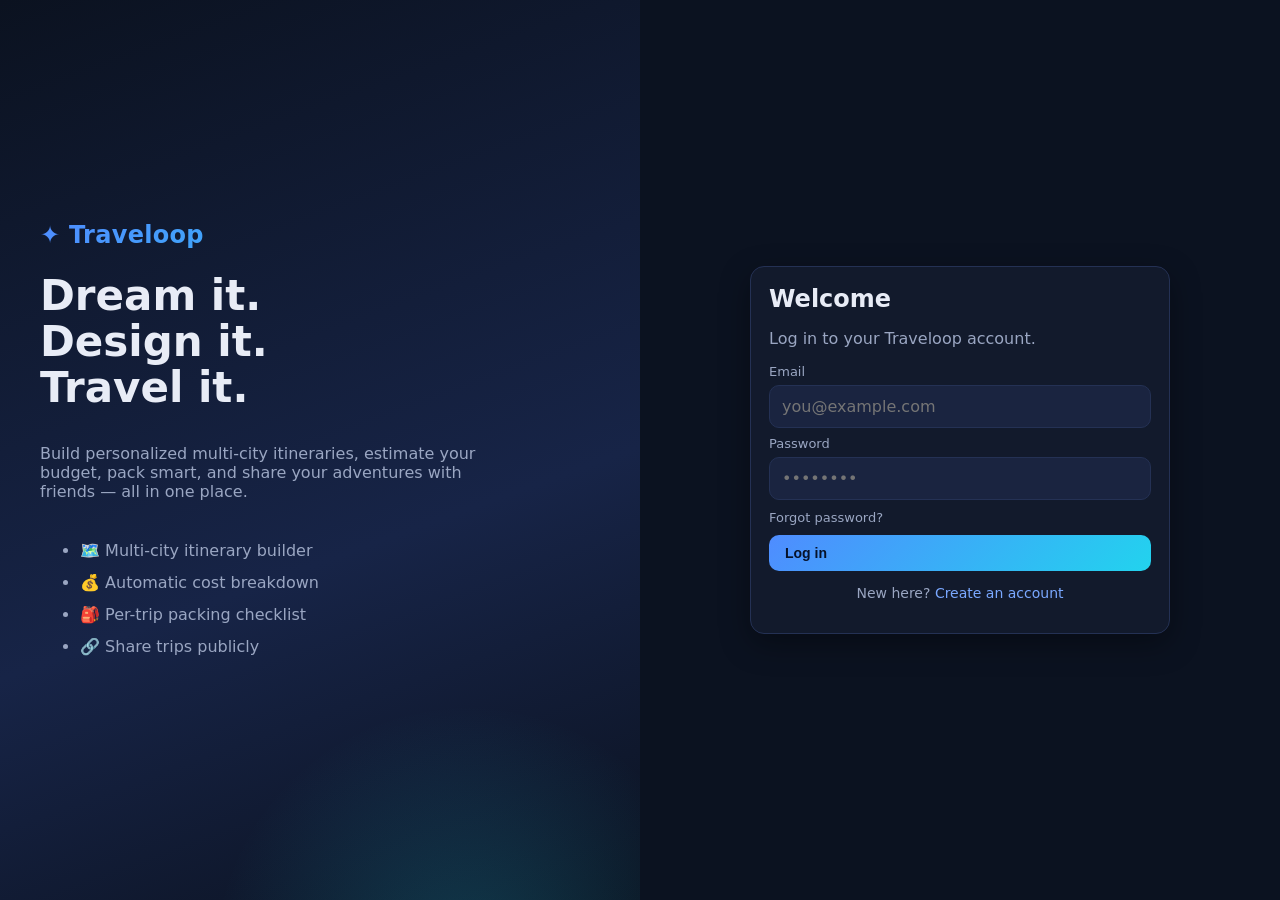
<file: trips.html>
<!doctype html>
<html lang="en"><head><meta charset="utf-8"/><meta name="viewport" content="width=device-width,initial-scale=1"/>
<title>My Trips — Traveloop</title><link rel="stylesheet" href="styles.css"/></head>
<body>
<div id="nav"></div>
<div class="container">
  <div style="display:flex;justify-content:space-between;align-items:center;margin-bottom:14px">
    <h1>My Trips</h1>
    <a class="btn primary" href="create-trip.html">+ New Trip</a>
  </div>
  <div id="list"></div>
</div>
<script src="app.js"></script>
<script>
if(!requireAuth()){} else {
  document.getElementById('nav').innerHTML = renderNav('trips.html');
  render();
}
function render(){
  const trips = getMyTrips();
  const el=document.getElementById('list');
  if(!trips.length){ el.innerHTML=`<div class="card empty"><h3>No trips yet</h3><p>Create your first itinerary to get started.</p><a class="btn primary" href="create-trip.html">+ Plan a Trip</a></div>`; return;}
  el.innerHTML = `<div class="grid cols-3">${trips.map(t=>{
    const cover=(db().cities.find(c=>c.name===((t.stops||[])[0]||{}).city)||{}).img||'';
    return `<div class="card trip-card">
      <div class="cover" style="${cover?`background:url('${cover}') center/cover`:''}"></div>
      <h3>${t.name}</h3>
      <div class="muted" style="font-size:13px">${fmtDate(t.startDate)} – ${fmtDate(t.endDate)}</div>
      <div style="margin:8px 0"><span class="badge">${(t.stops||[]).length} stops</span> <span class="badge">${fmt$(tripCost(t))}</span></div>
      <p class="muted" style="font-size:13px;min-height:38px">${t.description||'No description'}</p>
      <div class="row" style="gap:6px;margin-top:6px">
        <a class="btn sm" href="itinerary.html?id=${t.id}">Open</a>
        <a class="btn sm" href="budget.html?id=${t.id}">Budget</a>
        <a class="btn sm" href="share.html?id=${t.id}">Share</a>
        <button class="btn sm danger" onclick="if(confirm('Delete this trip?')){deleteTrip('${t.id}');render();toast('Trip deleted');}">Delete</button>
      </div>
    </div>`;
  }).join('')}</div>`;
}
</script></body></html>
</file>
<file: styles.css>
:root{
  --bg:#0b1220; --panel:#121a2c; --panel-2:#1a2440; --border:#243154;
  --text:#e8ecf6; --muted:#9aa6c2; --primary:#4f8cff; --primary-2:#7aa8ff;
  --accent:#22d3ee; --success:#22c55e; --warn:#f59e0b; --danger:#ef4444;
  --radius:14px; --shadow:0 10px 30px rgba(0,0,0,.35);
  --grad:linear-gradient(135deg,#4f8cff,#22d3ee);
}
*{box-sizing:border-box}
html,body{margin:0;padding:0;background:var(--bg);color:var(--text);font-family:'Inter',system-ui,-apple-system,Segoe UI,Roboto,sans-serif;min-height:100vh}
a{color:var(--primary-2);text-decoration:none}
a:hover{color:#fff}
img{max-width:100%}
h1,h2,h3{margin:0 0 .4em}
.container{max-width:1180px;margin:0 auto;padding:24px}
.row{display:flex;gap:16px;flex-wrap:wrap}
.grid{display:grid;gap:16px}
.grid.cols-2{grid-template-columns:repeat(auto-fit,minmax(260px,1fr))}
.grid.cols-3{grid-template-columns:repeat(auto-fit,minmax(220px,1fr))}
.muted{color:var(--muted)}
.center{display:flex;align-items:center;justify-content:center}

/* Nav */
.nav{position:sticky;top:0;z-index:50;background:rgba(11,18,32,.85);backdrop-filter:blur(10px);border-bottom:1px solid var(--border)}
.nav-inner{display:flex;align-items:center;justify-content:space-between;max-width:1180px;margin:0 auto;padding:14px 24px}
.brand{font-weight:800;font-size:20px;background:var(--grad);-webkit-background-clip:text;background-clip:text;color:transparent;letter-spacing:.3px}
.nav-links{display:flex;gap:14px;flex-wrap:wrap}
.nav-links a{color:var(--muted);font-weight:500;font-size:14px;padding:6px 10px;border-radius:8px}
.nav-links a.active,.nav-links a:hover{color:#fff;background:var(--panel-2)}
.nav-user{display:flex;gap:10px;align-items:center}
.avatar{width:34px;height:34px;border-radius:50%;background:var(--grad);display:flex;align-items:center;justify-content:center;font-weight:700;color:#fff}

/* Cards */
.card{background:var(--panel);border:1px solid var(--border);border-radius:var(--radius);padding:18px;box-shadow:var(--shadow)}
.card h3{margin-top:0}
.card.hoverable{transition:transform .15s ease, border-color .15s ease}
.card.hoverable:hover{transform:translateY(-2px);border-color:var(--primary)}

/* Buttons */
.btn{display:inline-flex;align-items:center;gap:8px;padding:10px 16px;border-radius:10px;border:1px solid var(--border);background:var(--panel-2);color:var(--text);cursor:pointer;font-weight:600;font-size:14px;transition:all .15s}
.btn:hover{border-color:var(--primary);color:#fff}
.btn.primary{background:var(--grad);border:none;color:#06122a}
.btn.primary:hover{filter:brightness(1.05)}
.btn.danger{background:transparent;border-color:#3a1d22;color:#ff8a93}
.btn.danger:hover{background:#2a1418;border-color:var(--danger);color:#fff}
.btn.ghost{background:transparent}
.btn.sm{padding:6px 10px;font-size:12px}

/* Inputs */
.input,.select,textarea.input{width:100%;background:var(--panel-2);border:1px solid var(--border);color:var(--text);padding:11px 12px;border-radius:10px;font:inherit;outline:none;transition:border .15s}
.input:focus,.select:focus,textarea.input:focus{border-color:var(--primary)}
label{display:block;font-size:13px;color:var(--muted);margin:8px 0 6px}
textarea.input{min-height:90px;resize:vertical}

/* Auth pages */
.auth-wrap{min-height:100vh;display:grid;grid-template-columns:1fr 1fr}
.auth-side{background:linear-gradient(160deg,#0b1220 0%,#172447 60%,#0b1220 100%);padding:40px;display:flex;flex-direction:column;justify-content:center;position:relative;overflow:hidden}
.auth-side::before{content:"";position:absolute;inset:auto -20% -40% auto;width:600px;height:600px;background:radial-gradient(circle,#22d3ee33,transparent 60%)}
.auth-side h1{font-size:42px;line-height:1.1}
.auth-side p{color:var(--muted);max-width:440px}
.auth-form{display:flex;flex-direction:column;justify-content:center;padding:40px}
.auth-form .card{max-width:420px;width:100%;margin:auto}
@media (max-width:880px){.auth-wrap{grid-template-columns:1fr}.auth-side{padding:30px;min-height:240px}}

/* Trip cards */
.trip-card{position:relative;overflow:hidden}
.trip-card .cover{height:140px;border-radius:10px;background:var(--grad);margin:-18px -18px 14px;background-size:cover;background-position:center}
.trip-card h3{display:flex;justify-content:space-between;align-items:center;gap:8px}
.badge{display:inline-block;font-size:11px;padding:3px 8px;border-radius:999px;background:var(--panel-2);border:1px solid var(--border);color:var(--muted)}
.badge.success{color:#86efac;border-color:#14532d33}
.badge.warn{color:#fcd34d;border-color:#78350f33}

/* Itinerary */
.day{border-left:3px solid var(--primary);padding:6px 0 6px 14px;margin-bottom:14px}
.day h4{margin:0 0 8px;color:var(--primary-2)}
.activity{display:flex;justify-content:space-between;gap:10px;padding:10px;background:var(--panel-2);border:1px solid var(--border);border-radius:10px;margin-bottom:8px}
.activity .meta{color:var(--muted);font-size:12px}

/* Budget chart */
.bar{height:10px;background:var(--panel-2);border-radius:6px;overflow:hidden}
.bar > span{display:block;height:100%;background:var(--grad)}

/* Packing */
.checklist li{display:flex;align-items:center;gap:10px;padding:8px;border-radius:8px}
.checklist li:hover{background:var(--panel-2)}
.checklist input[type=checkbox]{accent-color:var(--primary);width:18px;height:18px}
.checklist .done{text-decoration:line-through;color:var(--muted)}

/* Hero */
.hero{padding:40px 24px;border-radius:18px;background:linear-gradient(135deg,#0e1a36,#1a2c5e);border:1px solid var(--border);margin-bottom:20px;position:relative;overflow:hidden}
.hero::after{content:"";position:absolute;inset:auto -10% -50% auto;width:480px;height:480px;background:radial-gradient(circle,#4f8cff44,transparent 60%)}
.hero h1{font-size:32px}
.hero p{color:var(--muted);max-width:600px}

/* Tag pills */
.pills{display:flex;gap:8px;flex-wrap:wrap;margin-top:8px}
.pill{font-size:12px;padding:5px 10px;border-radius:999px;background:var(--panel-2);border:1px solid var(--border);cursor:pointer}
.pill.active{background:var(--primary);color:#06122a;border-color:transparent}

/* Toast */
.toast{position:fixed;bottom:20px;right:20px;background:var(--panel);border:1px solid var(--primary);padding:12px 16px;border-radius:10px;box-shadow:var(--shadow);transform:translateY(20px);opacity:0;transition:all .25s;z-index:100}
.toast.show{transform:translateY(0);opacity:1}

/* Modal */
.modal-bg{position:fixed;inset:0;background:rgba(0,0,0,.6);display:none;align-items:center;justify-content:center;padding:20px;z-index:90}
.modal-bg.show{display:flex}
.modal{background:var(--panel);border:1px solid var(--border);border-radius:14px;padding:24px;max-width:500px;width:100%;box-shadow:var(--shadow)}

/* Empty */
.empty{text-align:center;padding:60px 20px;color:var(--muted)}
.empty h3{color:var(--text)}

footer{padding:30px 24px;text-align:center;color:var(--muted);font-size:13px;border-top:1px solid var(--border);margin-top:40px}
</file>
